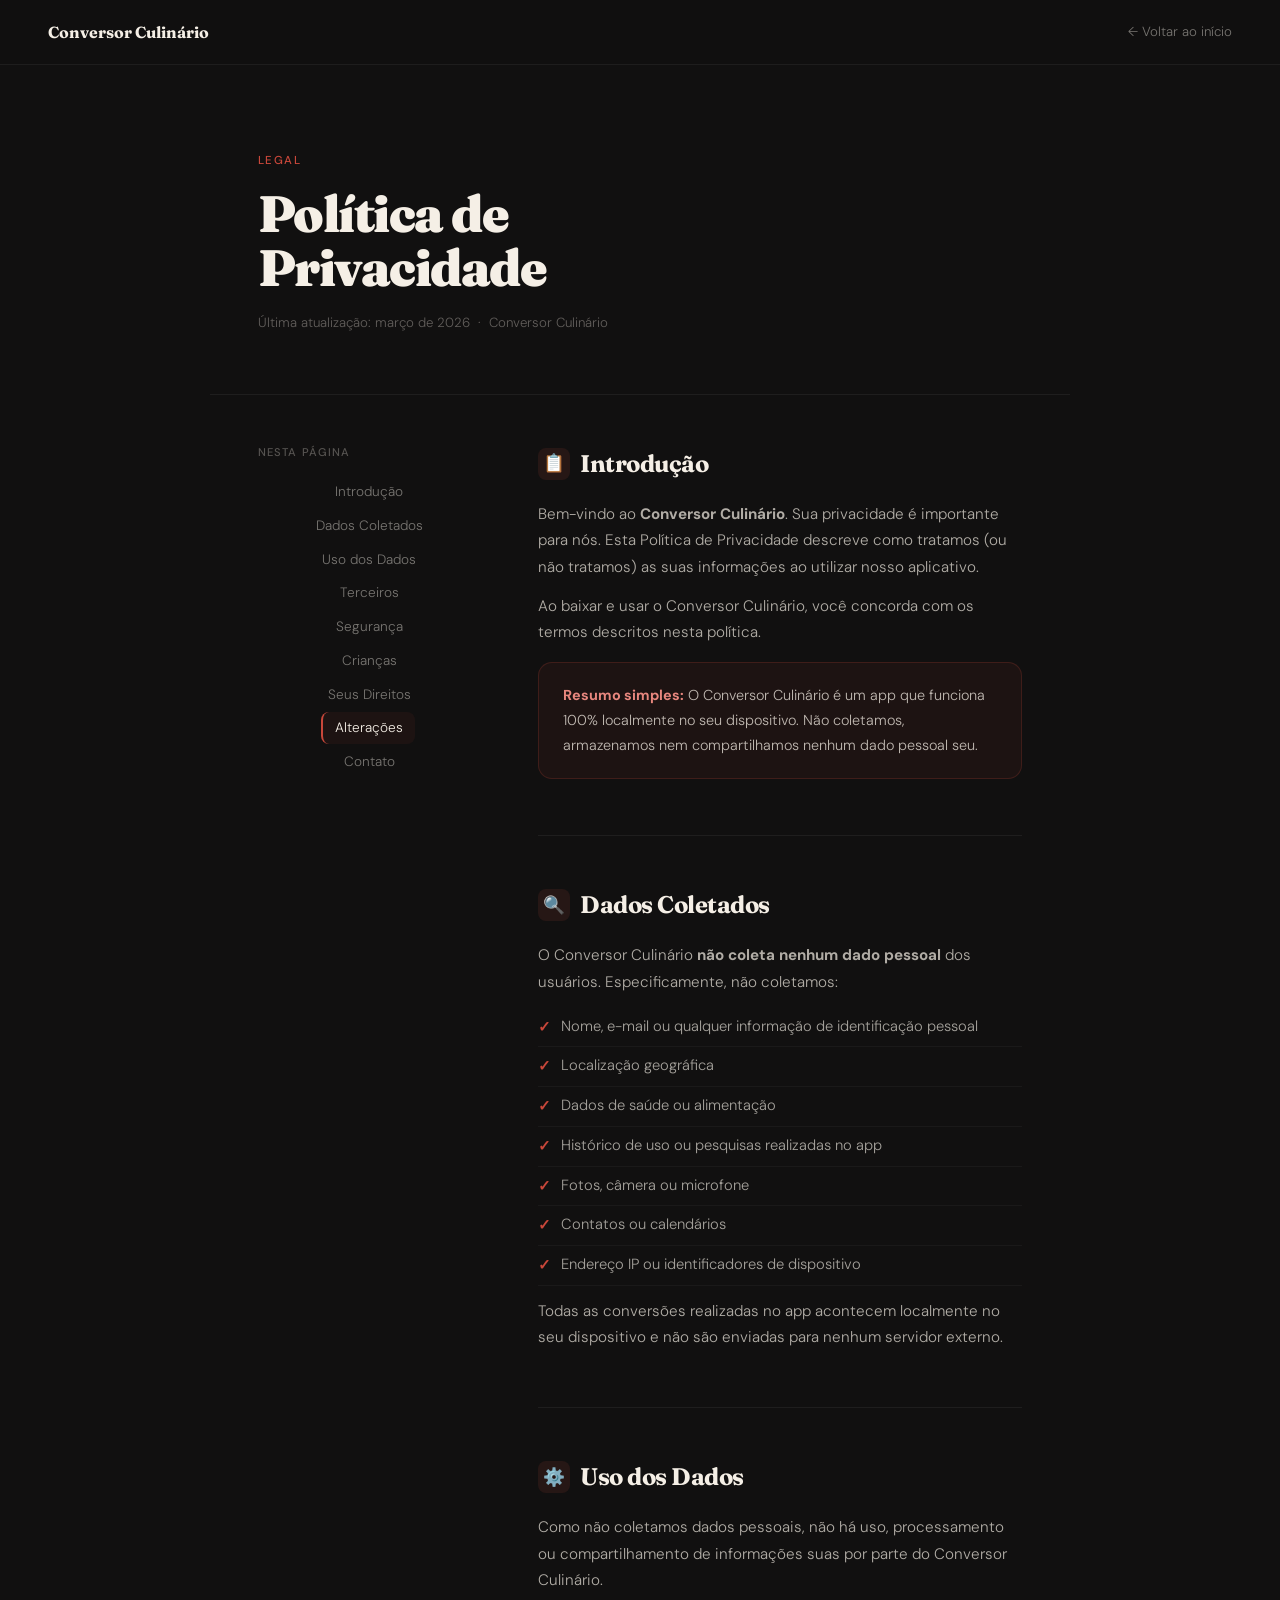
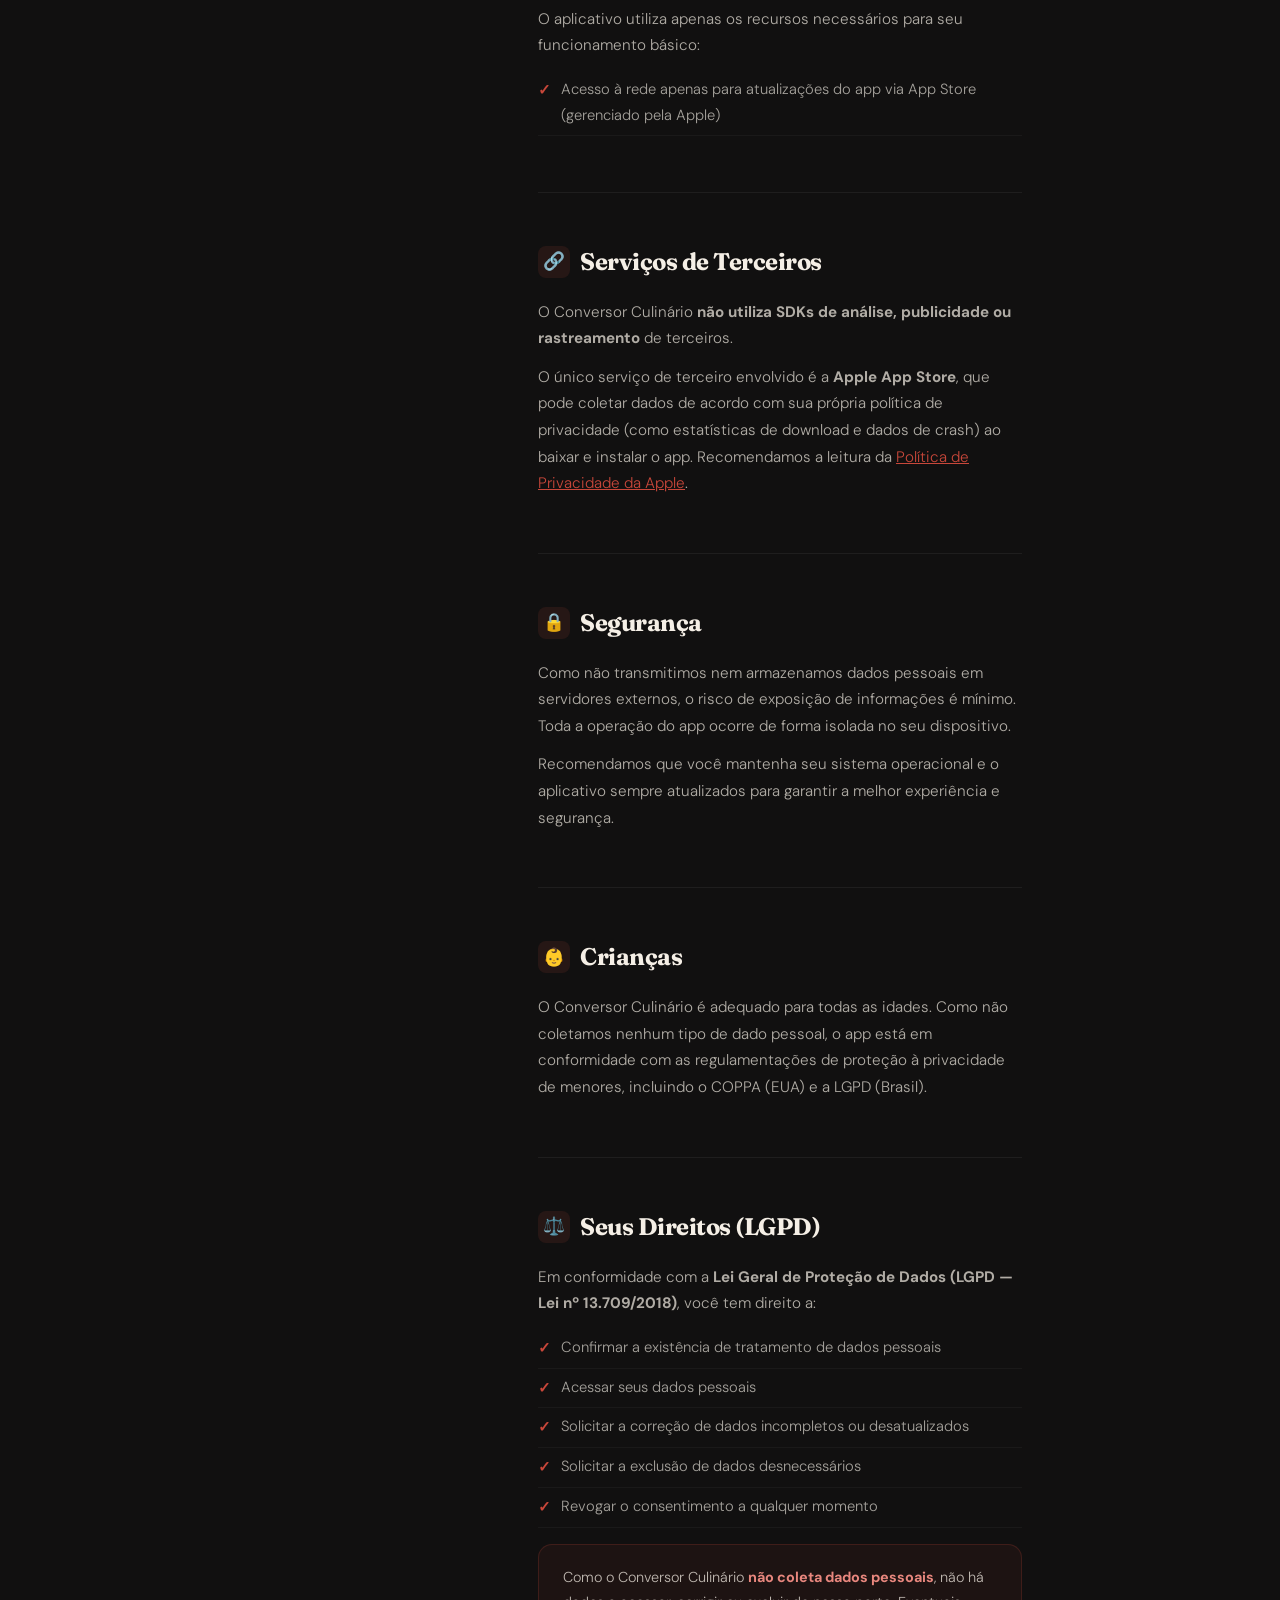
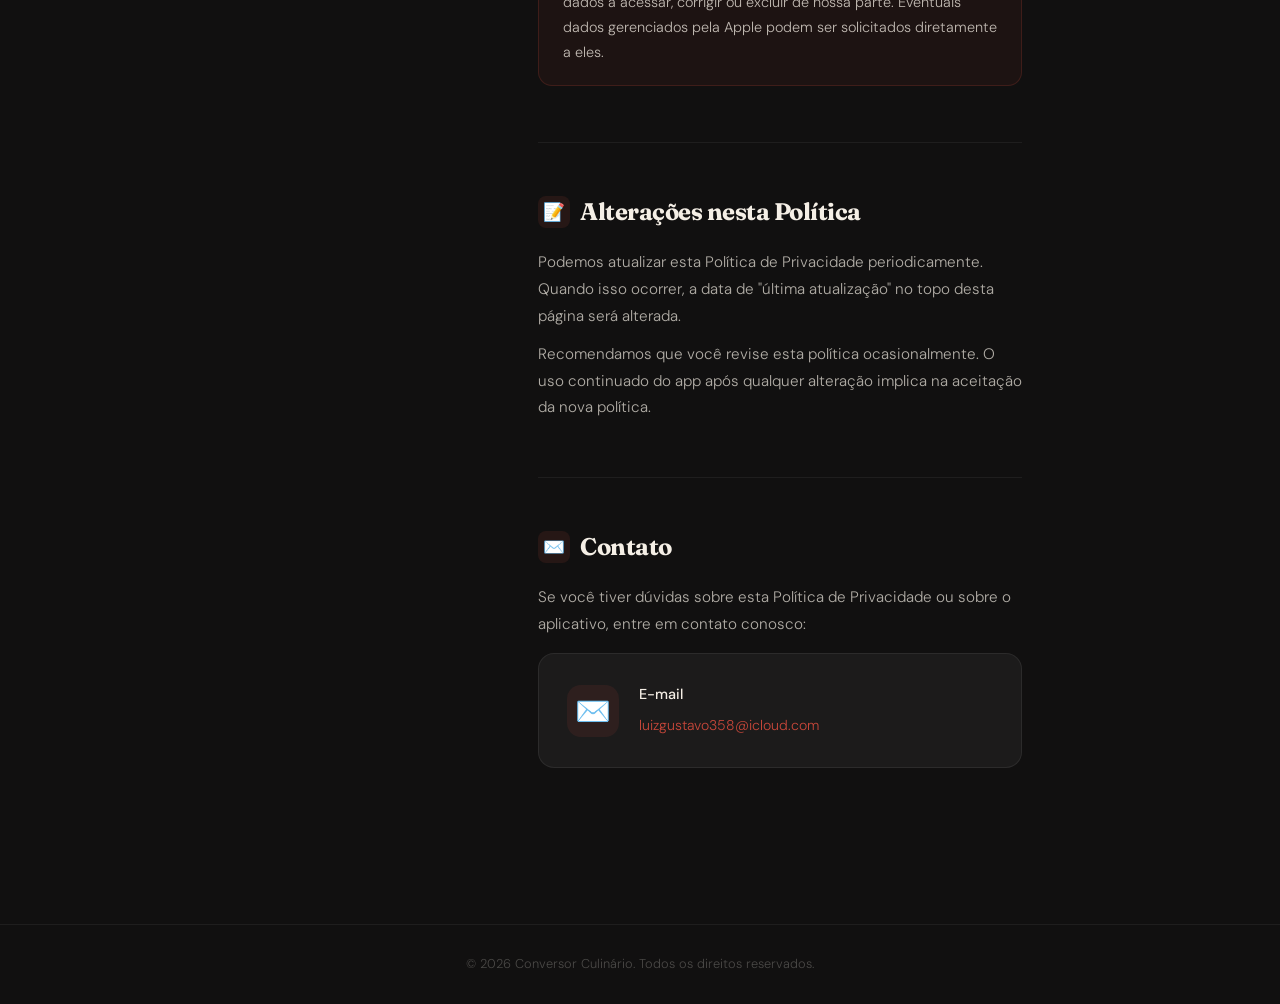
<file: conversorculinario/politica-privacidade/index.html>
<!DOCTYPE html>
<html lang="pt-BR">

	<head>
		<meta charset="UTF-8" />
		<meta name="viewport" content="width=device-width, initial-scale=1.0" />
		<title>Política de Privacidade — Conversor Culinário</title>
		<link
			href="https://fonts.googleapis.com/css2?family=Fraunces:ital,wght@0,300;0,700;0,900;1,300&family=DM+Sans:wght@300;400;500&display=swap"
			rel="stylesheet" />
		<link rel="stylesheet" href="./css/style.css" />
		<link rel="apple-touch-icon" sizes="180x180" href="../src/apple-touch-icon.png">
		<link rel="icon" type="image/png" sizes="32x32" href="../src/favicon-32x32.png">
		<link rel="icon" type="image/png" sizes="16x16" href="../src/favicon-16x16.png">
		<link rel="mask-icon" href="../src/favicon.ico" color="#000000">
	</head>

	<body>

		<nav>
			<a href="../index.html" class="nav-logo">Conversor Culinário</a>
			<a href="../index.html" class="nav-back">
				← Voltar ao início
			</a>
		</nav>

		<div class="page-hero">
			<span class="label">Legal</span>
			<h1>Política de<br>Privacidade</h1>
			<p class="meta">Última atualização: março de 2026 &nbsp;·&nbsp; Conversor Culinário</p>
		</div>

		<div class="content-wrap">

			<!-- SIDEBAR -->
			<aside class="sidebar">
				<p class="sidebar-title">Nesta página</p>
				<nav id="toc">
					<a href="#intro">Introdução</a>
					<a href="#coleta">Dados Coletados</a>
					<a href="#uso">Uso dos Dados</a>
					<a href="#terceiros">Terceiros</a>
					<a href="#seguranca">Segurança</a>
					<a href="#criancas">Crianças</a>
					<a href="#direitos">Seus Direitos</a>
					<a href="#alteracoes">Alterações</a>
					<a href="#contato">Contato</a>
				</nav>
			</aside>

			<!-- ARTICLE -->
			<article>

				<div class="section-block" id="intro">
					<h2><span class="ico">📋</span> Introdução</h2>
					<p>Bem-vindo ao <strong>Conversor Culinário</strong>. Sua privacidade é importante para nós. Esta
						Política de
						Privacidade descreve como tratamos (ou não tratamos) as suas informações ao utilizar nosso
						aplicativo.</p>
					<p>Ao baixar e usar o Conversor Culinário, você concorda com os termos descritos nesta política.</p>
					<div class="highlight-box">
						<strong>Resumo simples:</strong> O Conversor Culinário é um app que funciona 100% localmente no seu
						dispositivo. Não coletamos, armazenamos nem compartilhamos nenhum dado pessoal seu.
					</div>
				</div>

				<hr class="divider" />

				<div class="section-block" id="coleta">
					<h2><span class="ico">🔍</span> Dados Coletados</h2>
					<p>O Conversor Culinário <strong>não coleta nenhum dado pessoal</strong> dos usuários. Especificamente,
						não
						coletamos:</p>
					<ul>
						<li>Nome, e-mail ou qualquer informação de identificação pessoal</li>
						<li>Localização geográfica</li>
						<li>Dados de saúde ou alimentação</li>
						<li>Histórico de uso ou pesquisas realizadas no app</li>
						<li>Fotos, câmera ou microfone</li>
						<li>Contatos ou calendários</li>
						<li>Endereço IP ou identificadores de dispositivo</li>
					</ul>
					<p>Todas as conversões realizadas no app acontecem localmente no seu dispositivo e não são enviadas para
						nenhum
						servidor externo.</p>
				</div>

				<hr class="divider" />

				<div class="section-block" id="uso">
					<h2><span class="ico">⚙️</span> Uso dos Dados</h2>
					<p>Como não coletamos dados pessoais, não há uso, processamento ou compartilhamento de informações suas
						por
						parte do Conversor Culinário.</p>
					<p>O aplicativo utiliza apenas os recursos necessários para seu funcionamento básico:</p>
					<ul>
						<li>Acesso à rede apenas para atualizações do app via App Store (gerenciado pela Apple)</li>
					</ul>
				</div>

				<hr class="divider" />

				<div class="section-block" id="terceiros">
					<h2><span class="ico">🔗</span> Serviços de Terceiros</h2>
					<p>O Conversor Culinário <strong>não utiliza SDKs de análise, publicidade ou rastreamento</strong> de
						terceiros.
					</p>
					<p>O único serviço de terceiro envolvido é a <strong>Apple App Store</strong>, que pode coletar dados de
						acordo
						com sua própria política de privacidade (como estatísticas de download e dados de crash) ao baixar e
						instalar
						o app. Recomendamos a leitura da <a href="https://www.apple.com/br/legal/privacy/" target="_blank"
							style="color:var(--red);">Política de Privacidade da Apple</a>.</p>
				</div>

				<hr class="divider" />

				<div class="section-block" id="seguranca">
					<h2><span class="ico">🔒</span> Segurança</h2>
					<p>Como não transmitimos nem armazenamos dados pessoais em servidores externos, o risco de exposição de
						informações é mínimo. Toda a operação do app ocorre de forma isolada no seu dispositivo.</p>
					<p>Recomendamos que você mantenha seu sistema operacional e o aplicativo sempre atualizados para
						garantir a
						melhor experiência e segurança.</p>
				</div>

				<hr class="divider" />

				<div class="section-block" id="criancas">
					<h2><span class="ico">👶</span> Crianças</h2>
					<p>O Conversor Culinário é adequado para todas as idades. Como não coletamos nenhum tipo de dado
						pessoal, o app
						está em conformidade com as regulamentações de proteção à privacidade de menores, incluindo o COPPA
						(EUA) e a
						LGPD (Brasil).</p>
				</div>

				<hr class="divider" />

				<div class="section-block" id="direitos">
					<h2><span class="ico">⚖️</span> Seus Direitos (LGPD)</h2>
					<p>Em conformidade com a <strong>Lei Geral de Proteção de Dados (LGPD — Lei nº 13.709/2018)</strong>,
						você tem
						direito a:</p>
					<ul>
						<li>Confirmar a existência de tratamento de dados pessoais</li>
						<li>Acessar seus dados pessoais</li>
						<li>Solicitar a correção de dados incompletos ou desatualizados</li>
						<li>Solicitar a exclusão de dados desnecessários</li>
						<li>Revogar o consentimento a qualquer momento</li>
					</ul>
					<div class="highlight-box">
						Como o Conversor Culinário <strong>não coleta dados pessoais</strong>, não há dados a acessar,
						corrigir ou
						excluir de nossa parte. Eventuais dados gerenciados pela Apple podem ser solicitados diretamente a
						eles.
					</div>
				</div>

				<hr class="divider" />

				<div class="section-block" id="alteracoes">
					<h2><span class="ico">📝</span> Alterações nesta Política</h2>
					<p>Podemos atualizar esta Política de Privacidade periodicamente. Quando isso ocorrer, a data de "última
						atualização" no topo desta página será alterada.</p>
					<p>Recomendamos que você revise esta política ocasionalmente. O uso continuado do app após qualquer
						alteração
						implica na aceitação da nova política.</p>
				</div>

				<hr class="divider" />

				<div class="section-block" id="contato">
					<h2><span class="ico">✉️</span> Contato</h2>
					<p>Se você tiver dúvidas sobre esta Política de Privacidade ou sobre o aplicativo, entre em contato
						conosco:</p>
					<div class="contact-card">
						<div class="contact-icon">✉️</div>
						<div>
							<h4>E-mail</h4>
							<a href="mailto:luizgustavo358@icloud.com">luizgustavo358@icloud.com</a>
						</div>
					</div>
				</div>

			</article>
		</div>

		<footer>
			© 2026 Conversor Culinário. Todos os direitos reservados.
		</footer>

		<script src="./js/script.js"></script>
	</body>

</html>
</file>
<file: conversorculinario/politica-privacidade/css/style.css>
*,
*::before,
*::after {
    box-sizing: border-box;
    margin: 0;
    padding: 0;
}

:root {
    --red: #C8473A;
    --dark: #111010;
    --dark2: #1C1B1B;
    --dark3: #252424;
    --white: #F5EFE6;
}

body {
    background: var(--dark);
    color: var(--white);
    font-family: 'DM Sans', sans-serif;
    font-weight: 300;
    line-height: 1.75;
}

nav {
    position: sticky;
    top: 0;
    z-index: 100;
    padding: 18px 48px;
    display: flex;
    align-items: center;
    justify-content: space-between;
    background: rgba(17, 16, 16, 0.85);
    backdrop-filter: blur(18px);
    border-bottom: 1px solid rgba(255, 255, 255, 0.06);
}

.nav-logo {
    display: flex;
    align-items: center;
    gap: 10px;
    font-family: 'Fraunces', serif;
    font-weight: 700;
    font-size: 1rem;
    text-decoration: none;
    color: var(--white);
}

.nav-back {
    display: flex;
    align-items: center;
    gap: 6px;
    font-size: 0.83rem;
    color: rgba(245, 239, 230, 0.45);
    text-decoration: none;
    transition: color 0.2s;
}

.nav-back:hover {
    color: var(--white);
}

/* HERO */
.page-hero {
    padding: 80px 48px 60px;
    border-bottom: 1px solid rgba(255, 255, 255, 0.06);
    max-width: 860px;
    margin: 0 auto;
}

.page-hero .label {
    display: inline-block;
    font-size: 0.72rem;
    font-weight: 500;
    letter-spacing: 0.12em;
    text-transform: uppercase;
    color: var(--red);
    margin-bottom: 16px;
}

.page-hero h1 {
    font-family: 'Fraunces', serif;
    font-size: clamp(2.2rem, 4vw, 3.5rem);
    font-weight: 900;
    letter-spacing: -0.03em;
    line-height: 1.05;
    margin-bottom: 16px;
}

.page-hero .meta {
    font-size: 0.83rem;
    color: rgba(245, 239, 230, 0.35);
}

/* LAYOUT */
.content-wrap {
    max-width: 860px;
    margin: 0 auto;
    padding: 0 48px 100px;
    display: grid;
    grid-template-columns: 220px 1fr;
    gap: 60px;
    align-items: start;
}

/* SIDEBAR */
.sidebar {
    position: sticky;
    top: 90px;
    padding-top: 48px;
}

.sidebar-title {
    font-size: 0.7rem;
    font-weight: 500;
    letter-spacing: 0.1em;
    text-transform: uppercase;
    color: rgba(245, 239, 230, 0.3);
    margin-bottom: 14px;
}

.sidebar nav {
    position: static;
    display: flex;
    flex-direction: column;
    gap: 2px;
    padding: 0;
    background: none;
    backdrop-filter: none;
    border: none;
}

.sidebar nav a {
    font-size: 0.85rem;
    color: rgba(245, 239, 230, 0.45);
    text-decoration: none;
    padding: 7px 12px;
    border-radius: 8px;
    border-left: 2px solid transparent;
    transition: color 0.2s, border-color 0.2s, background 0.2s;
    line-height: 1.3;
}

.sidebar nav a:hover,
.sidebar nav a.active {
    color: var(--white);
    border-left-color: var(--red);
    background: rgba(200, 71, 58, 0.07);
}

/* ARTICLE */
article {
    padding-top: 48px;
}

.section-block {
    margin-bottom: 56px;
    scroll-margin-top: 100px;
}

.section-block h2 {
    font-family: 'Fraunces', serif;
    font-size: 1.5rem;
    font-weight: 700;
    letter-spacing: -0.02em;
    margin-bottom: 16px;
    display: flex;
    align-items: center;
    gap: 10px;
}

.section-block h2 .ico {
    font-size: 1.1rem;
    width: 32px;
    height: 32px;
    background: rgba(200, 71, 58, 0.12);
    border-radius: 8px;
    display: flex;
    align-items: center;
    justify-content: center;
    flex-shrink: 0;
}

.section-block p {
    color: rgba(245, 239, 230, 0.7);
    font-size: 0.95rem;
    margin-bottom: 12px;
}

.section-block p:last-child {
    margin-bottom: 0;
}

.section-block ul {
    list-style: none;
    margin: 12px 0;
}

.section-block ul li {
    display: flex;
    align-items: flex-start;
    gap: 10px;
    font-size: 0.92rem;
    color: rgba(245, 239, 230, 0.65);
    padding: 6px 0;
    border-bottom: 1px solid rgba(255, 255, 255, 0.04);
}

.section-block ul li::before {
    content: '✓';
    color: var(--red);
    font-weight: 700;
    flex-shrink: 0;
    margin-top: 1px;
}

.highlight-box {
    background: rgba(200, 71, 58, 0.07);
    border: 1px solid rgba(200, 71, 58, 0.2);
    border-radius: 14px;
    padding: 20px 24px;
    margin: 16px 0;
    font-size: 0.9rem;
    color: rgba(245, 239, 230, 0.75);
}

.highlight-box strong {
    color: #E8877E;
}

.divider {
    border: none;
    border-top: 1px solid rgba(255, 255, 255, 0.06);
    margin: 48px 0;
}

/* CONTACT */
.contact-card {
    background: var(--dark2);
    border: 1px solid rgba(255, 255, 255, 0.07);
    border-radius: 16px;
    padding: 28px 28px;
    display: flex;
    align-items: center;
    gap: 20px;
    margin-top: 16px;
}

.contact-card .contact-icon {
    font-size: 1.8rem;
    width: 52px;
    height: 52px;
    background: rgba(200, 71, 58, 0.1);
    border-radius: 14px;
    display: flex;
    align-items: center;
    justify-content: center;
    flex-shrink: 0;
}

.contact-card h4 {
    font-weight: 500;
    font-size: 0.9rem;
    margin-bottom: 4px;
}

.contact-card a {
    color: var(--red);
    text-decoration: none;
    font-size: 0.88rem;
}

.contact-card a:hover {
    text-decoration: underline;
}

footer {
    border-top: 1px solid rgba(255, 255, 255, 0.06);
    padding: 28px 48px;
    text-align: center;
    font-size: 0.8rem;
    color: rgba(245, 239, 230, 0.25);
}

@media (max-width: 720px) {

    nav,
    footer {
        padding: 16px 24px;
    }

    .page-hero {
        padding: 60px 24px 40px;
    }

    .content-wrap {
        grid-template-columns: 1fr;
        padding: 0 24px 80px;
        gap: 0;
    }

    .sidebar {
        display: none;
    }
}
</file>
